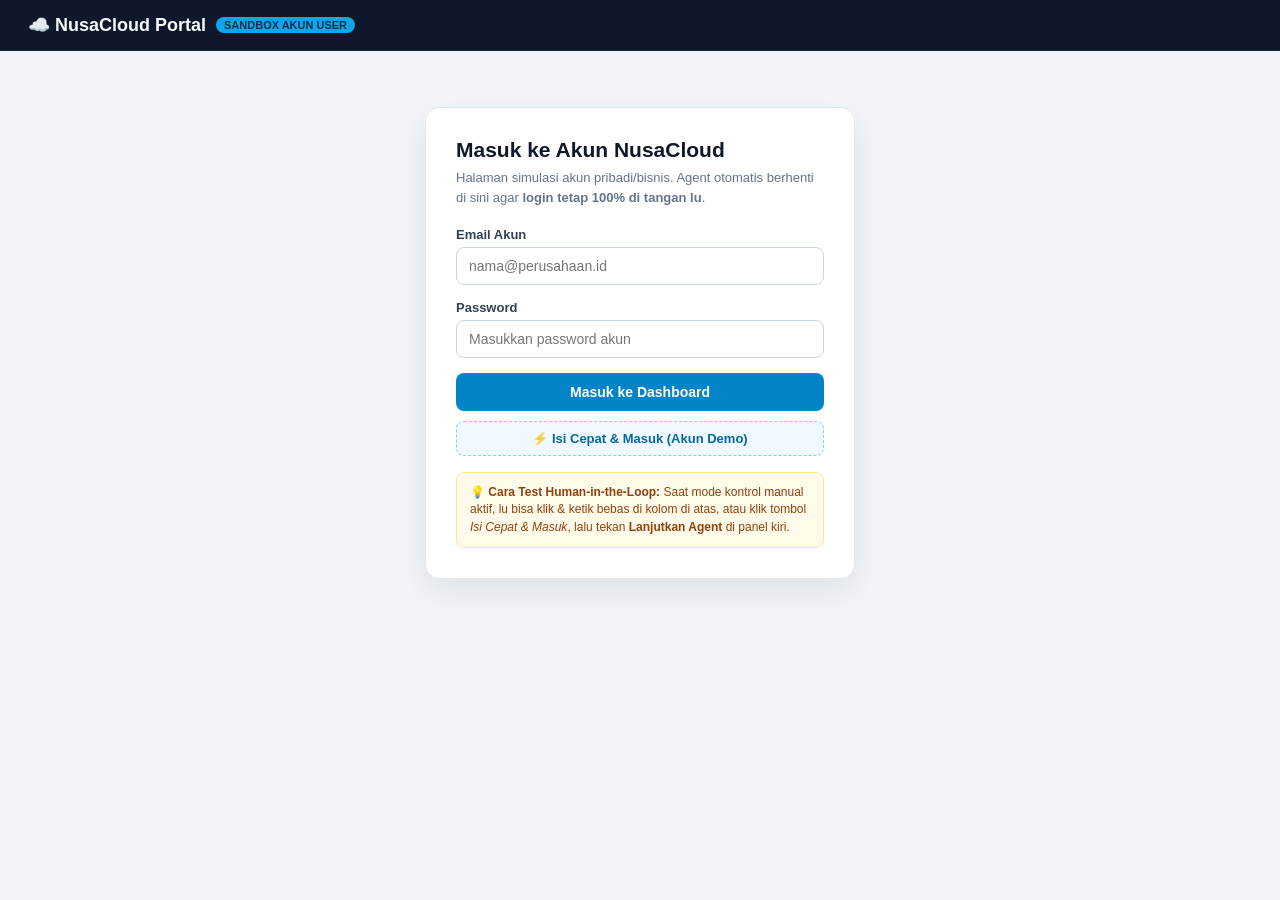
<file: static/demo_portal.html>
<!DOCTYPE html>
<html lang="id">
<head>
  <meta charset="UTF-8" />
  <meta name="viewport" content="width=device-width, initial-scale=1.0" />
  <title>NusaCloud — Portal Akun & Layanan</title>
  <style>
    * { box-sizing: border-box; margin: 0; padding: 0; font-family: -apple-system, BlinkMacSystemFont, "Segoe UI", Roboto, sans-serif; }
    body { background: #f1f5f9; color: #0f172a; min-height: 100vh; }
    .topbar {
      background: #0f172a; color: #f8fafc; padding: 14px 28px;
      display: flex; align-items: center; justify-content: space-between;
      border-bottom: 1px solid #1e293b;
    }
    .brand { display: flex; align-items: center; gap: 10px; font-weight: 700; font-size: 18px; }
    .brand-badge { background: #0ea5e9; color: #082f49; font-size: 11px; padding: 2px 8px; border-radius: 99px; font-weight: 700; }
    .user-pill { display: flex; align-items: center; gap: 12px; font-size: 13px; color: #cbd5e1; }
    .btn-logout {
      background: #1e293b; color: #f8fafc; border: 1px solid #334155;
      padding: 6px 12px; border-radius: 6px; cursor: pointer; font-size: 12px;
    }
    .btn-logout:hover { background: #334155; }

    /* Login Card */
    .login-wrap {
      max-width: 430px; margin: 56px auto; background: #ffffff;
      border-radius: 14px; padding: 30px; box-shadow: 0 12px 32px rgba(15, 23, 42, 0.08);
      border: 1px solid #e2e8f0;
    }
    .login-wrap h1 { font-size: 21px; margin-bottom: 6px; }
    .login-wrap p.sub { font-size: 13px; color: #64748b; margin-bottom: 20px; line-height: 1.5; }
    .field { margin-bottom: 15px; }
    .field label { display: block; font-size: 13px; font-weight: 600; color: #334155; margin-bottom: 5px; }
    .field input, .field select, .field textarea {
      width: 100%; padding: 10px 12px; border: 1px solid #cbd5e1; border-radius: 8px;
      font-size: 14px; color: #0f172a; background: #fff;
    }
    .field input:focus, .field select:focus, .field textarea:focus {
      outline: none; border-color: #0284c7; box-shadow: 0 0 0 3px rgba(2, 132, 199, 0.15);
    }
    .btn-primary {
      width: 100%; padding: 11px 16px; background: #0284c7; color: #fff;
      border: none; border-radius: 8px; font-size: 14px; font-weight: 600; cursor: pointer;
    }
    .btn-primary:hover { background: #0369a1; }
    .btn-quick {
      width: 100%; margin-top: 10px; padding: 9px 14px; background: #f0f9ff;
      color: #0369a1; border: 1px dashed #7dd3fc; border-radius: 8px;
      font-size: 13px; font-weight: 600; cursor: pointer;
    }
    .btn-quick:hover { background: #e0f2fe; }
    .hint-box {
      margin-top: 16px; padding: 11px 13px; background: #fffbeb; border: 1px solid #fde68a;
      border-radius: 8px; font-size: 12px; color: #92400e; line-height: 1.45;
    }

    /* Dashboard */
    .container { max-width: 1020px; margin: 24px auto; padding: 0 24px 40px; }
    .tabs { display: flex; gap: 8px; margin-bottom: 20px; border-bottom: 1px solid #cbd5e1; padding-bottom: 10px; }
    .tab-btn {
      padding: 9px 16px; border-radius: 8px; border: 1px solid transparent;
      background: transparent; color: #475569; font-weight: 600; font-size: 14px; cursor: pointer;
    }
    .tab-btn.active { background: #0f172a; color: #ffffff; }
    .tab-btn:hover:not(.active) { background: #e2e8f0; }

    .grid-3 { display: grid; grid-template-columns: repeat(3, 1fr); gap: 16px; margin-bottom: 20px; }
    .stat-card {
      background: #fff; padding: 18px 20px; border-radius: 12px;
      border: 1px solid #e2e8f0; box-shadow: 0 2px 6px rgba(15, 23, 42, 0.03);
    }
    .stat-label { font-size: 12px; color: #64748b; font-weight: 600; text-transform: uppercase; }
    .stat-val { font-size: 22px; font-weight: 700; margin-top: 6px; color: #0f172a; }

    .panel {
      background: #fff; border-radius: 12px; border: 1px solid #e2e8f0;
      padding: 24px; box-shadow: 0 2px 8px rgba(15, 23, 42, 0.04);
    }
    .panel h2 { font-size: 18px; margin-bottom: 6px; }
    .panel p.desc { font-size: 13px; color: #64748b; margin-bottom: 18px; }
    .form-grid { display: grid; grid-template-columns: 1fr 1fr; gap: 14px; }
    .full-col { grid-column: 1 / -1; }

    .checkout-bar {
      margin-top: 18px; padding: 16px 18px; background: #f8fafc;
      border: 1px solid #cbd5e1; border-radius: 10px;
      display: flex; align-items: center; justify-content: space-between;
    }
    .btn-pay {
      padding: 12px 22px; background: #059669; color: #fff; border: none;
      border-radius: 8px; font-size: 14px; font-weight: 700; cursor: pointer;
    }
    .btn-pay:hover { background: #047857; }
    .btn-danger {
      padding: 11px 18px; background: #dc2626; color: #fff; border: none;
      border-radius: 8px; font-size: 14px; font-weight: 700; cursor: pointer;
    }
    .btn-secondary {
      padding: 9px 15px; background: #f1f5f9; color: #0f172a; border: 1px solid #cbd5e1;
      border-radius: 8px; font-size: 13px; font-weight: 600; cursor: pointer;
    }
    table { width: 100%; border-collapse: collapse; margin-top: 12px; font-size: 13.5px; }
    th, td { text-align: left; padding: 10px 12px; border-bottom: 1px solid #e2e8f0; }
    th { color: #475569; font-weight: 600; background: #f8fafc; }
    .receipt-box {
      background: #ecfdf5; border: 1.5px solid #34d399; border-radius: 12px;
      padding: 22px; color: #064e3b;
    }
    .hidden { display: none !important; }
  </style>
</head>
<body>
  <header class="topbar">
    <div class="brand">
      <span>☁️ NusaCloud Portal</span>
      <span class="brand-badge">SANDBOX AKUN USER</span>
    </div>
    <div id="navUserArea" class="user-pill hidden">
      <span id="navUserEmail">rizky@contoh-usaha.id</span>
      <button class="btn-logout" onclick="doLogout()">Logout Akun</button>
    </div>
  </header>

  <!-- VIEW 1: LOGIN SCREEN -->
  <main id="loginView" class="login-wrap">
    <h1>Masuk ke Akun NusaCloud</h1>
    <p class="sub">Halaman simulasi akun pribadi/bisnis. Agent otomatis berhenti di sini agar <b>login tetap 100% di tangan lu</b>.</p>

    <form onsubmit="handleLogin(event)">
      <div class="field">
        <label for="loginEmail">Email Akun</label>
        <input id="loginEmail" name="email" type="email" placeholder="nama@perusahaan.id" required />
      </div>
      <div class="field">
        <label for="loginPassword">Password</label>
        <input id="loginPassword" name="password" type="password" placeholder="Masukkan password akun" required />
      </div>
      <button type="submit" class="btn-primary">Masuk ke Dashboard</button>
      <button type="button" class="btn-quick" onclick="quickDemoLogin()">⚡ Isi Cepat & Masuk (Akun Demo)</button>
    </form>

    <div class="hint-box">
      💡 <b>Cara Test Human-in-the-Loop:</b> Saat mode kontrol manual aktif, lu bisa klik & ketik bebas di kolom di atas, atau klik tombol <i>Isi Cepat & Masuk</i>, lalu tekan <b>Lanjutkan Agent</b> di panel kiri.
    </div>
  </main>

  <!-- VIEW 2: LOGGED-IN DASHBOARD -->
  <main id="appView" class="container hidden">
    <div class="tabs">
      <button id="tabBtnOverview" role="tab" class="tab-btn active" onclick="switchTab('overview')">📊 Ringkasan & File Tagihan</button>
      <button id="tabBtnOrder" role="tab" class="tab-btn" onclick="switchTab('order')">📝 Formulir Pengajuan Layanan</button>
      <button id="tabBtnSecurity" role="tab" class="tab-btn" onclick="switchTab('security')">🛡️ Pengaturan Keamanan</button>
    </div>

    <!-- TAB: OVERVIEW -->
    <section id="tabOverview">
      <div class="grid-3">
        <div class="stat-card">
          <div class="stat-label">Saldo Kredit Akun</div>
          <div class="stat-val">Rp 12.500.000</div>
        </div>
        <div class="stat-card">
          <div class="stat-label">Instance Cloud Aktif</div>
          <div class="stat-val">3 Server Aktif</div>
        </div>
        <div class="stat-card">
          <div class="stat-label">Status Keamanan</div>
          <div class="stat-val" style="color:#059669;">Terverifikasi</div>
        </div>
      </div>

      <div class="panel">
        <div style="display:flex;justify-content:space-between;align-items:center;margin-bottom:10px;">
          <div>
            <h2>Riwayat Tagihan & Pemakaian</h2>
            <p class="desc" style="margin-bottom:0;">Unduh laporan CSV untuk melihat bagaimana Cloud Browser menyimpan file ke Workspace.</p>
          </div>
          <button class="btn-secondary" onclick="downloadInvoiceCsv()">⬇️ Download Laporan (.CSV)</button>
        </div>
        <table>
          <thead>
            <tr><th>No. Invoice</th><th>Tanggal</th><th>Layanan</th><th>Nominal</th><th>Status</th></tr>
          </thead>
          <tbody>
            <tr><td>INV-2026-101</td><td>01 Nov 2026</td><td>Cloud Compute SGP-1</td><td>Rp 850.000</td><td>Lunas</td></tr>
            <tr><td>INV-2026-094</td><td>01 Okt 2026</td><td>Managed Postgres DB</td><td>Rp 620.000</td><td>Lunas</td></tr>
            <tr><td>INV-2026-088</td><td>01 Sep 2026</td><td>Object Storage 2TB</td><td>Rp 310.000</td><td>Lunas</td></tr>
          </tbody>
        </table>
      </div>
    </section>

    <!-- TAB: ORDER FORM & SENSITIVE CHECKOUT -->
    <section id="tabOrder" class="hidden">
      <div id="orderFormCard" class="panel">
        <h2>Formulir Pengajuan Layanan & Pembayaran</h2>
        <p class="desc">Agent dapat mengisi seluruh kolom ini otomatis dari file <code>profil_pengajuan.json</code>, namun wajib meminta izinmu sebelum tombol Bayar diklik.</p>

        <form onsubmit="submitSensitiveOrder(event)">
          <div class="form-grid">
            <div class="field">
              <label for="fNama">Nama Lengkap Penanggung Jawab</label>
              <input id="fNama" name="nama_lengkap" type="text" placeholder="Contoh: Rizky Pratama" required />
            </div>
            <div class="field">
              <label for="fPerusahaan">Nama Perusahaan / Tim</label>
              <input id="fPerusahaan" name="perusahaan" type="text" placeholder="Contoh: PT Kreasi Digital" required />
            </div>
            <div class="field">
              <label for="fTelepon">Nomor Telepon / WhatsApp</label>
              <input id="fTelepon" name="telepon" type="text" placeholder="0812-xxxx-xxxx" required />
            </div>
            <div class="field">
              <label for="fPaket">Pilih Paket Layanan</label>
              <select id="fPaket" name="paket_layanan">
                <option value="Cloud Starter - Bulanan">Cloud Starter - Rp 350.000/bln</option>
                <option value="Cloud GPU Pro - Bulanan">Cloud GPU Pro - Bulanan (Rp 1.450.000)</option>
                <option value="Enterprise Cluster - Tahunan">Enterprise Cluster - Rp 9.800.000/thn</option>
              </select>
            </div>
            <div class="field full-col">
              <label for="fAlamat">Alamat Penagihan / Pengiriman</label>
              <input id="fAlamat" name="alamat" type="text" placeholder="Alamat lengkap kantor" required />
            </div>
            <div class="field full-col">
              <label for="fCatatan">Catatan Tambahan</label>
              <textarea id="fCatatan" name="catatan" rows="2" placeholder="Instruksi khusus penagihan..."></textarea>
            </div>
          </div>

          <div class="checkout-bar">
            <div>
              <div style="font-size:12px;color:#64748b;">Total Debet Saldo Akun (Tindakan Sensitif)</div>
              <div style="font-size:20px;font-weight:800;color:#0f172a;">Rp 1.450.000</div>
            </div>
            <button type="submit" id="btnConfirmPay" data-sensitive="true" class="btn-pay">
              Konfirmasi & Bayar Pesanan
            </button>
          </div>
        </form>
      </div>

      <div id="orderReceiptCard" class="receipt-box hidden">
        <h2 style="margin-bottom:8px;">✅ TRANSAKSI BERHASIL DIPROSES</h2>
        <p style="margin-bottom:14px;font-size:14px;">Pesanan layanan cloud telah aktif setelah mendapat persetujuan pemilik akun.</p>
        <div id="receiptDetails" style="font-family:monospace;font-size:13px;line-height:1.7;background:#fff;padding:14px;border-radius:8px;border:1px solid #a7f3d0;"></div>
        <button type="button" class="btn-secondary" style="margin-top:14px;" onclick="resetOrderForm()">Buat Pengajuan Baru</button>
      </div>
    </section>

    <!-- TAB: SECURITY & DESTRUCTIVE ACTION -->
    <section id="tabSecurity" class="hidden">
      <div class="panel">
        <h2>Pengaturan Keamanan & Zona Sensitif</h2>
        <p class="desc">Seluruh tombol pada halaman ini dilindungi oleh Guardrail Persetujuan User.</p>
        <div style="padding:16px;border:1px solid #fecaca;background:#fef2f2;border-radius:10px;display:flex;justify-content:space-between;align-items:center;">
          <div>
            <div style="font-weight:700;color:#991b1b;">Zona Berbahaya: Hapus Akun & Server</div>
            <div style="font-size:13px;color:#b91c1c;margin-top:3px;">Tindakan ini bersifat permanen dan tidak boleh dijalankan AI tanpa persetujuan eksplisitmu.</div>
          </div>
          <button type="button" data-sensitive="true" class="btn-danger" onclick="handleDeleteAccount()">
            Hapus Akun Permanen
          </button>
        </div>
        <div id="securityNotice" class="hint-box hidden" style="margin-top:16px;"></div>
      </div>
    </section>
  </main>

  <script>
    function renderAuthState() {
      const user = localStorage.getItem('nusacloud_user');
      const loginView = document.getElementById('loginView');
      const appView = document.getElementById('appView');
      const navUserArea = document.getElementById('navUserArea');
      if (user) {
        loginView.classList.add('hidden');
        appView.classList.remove('hidden');
        navUserArea.classList.remove('hidden');
        document.getElementById('navUserEmail').textContent = user;
      } else {
        loginView.classList.remove('hidden');
        appView.classList.add('hidden');
        navUserArea.classList.add('hidden');
      }
    }

    function handleLogin(e) {
      e.preventDefault();
      const email = document.getElementById('loginEmail').value.trim() || 'rizky.pratama@contoh-usaha.id';
      localStorage.setItem('nusacloud_user', email);
      renderAuthState();
    }

    function quickDemoLogin() {
      document.getElementById('loginEmail').value = 'rizky.pratama@contoh-usaha.id';
      document.getElementById('loginPassword').value = 'demo-aman-12345';
      setTimeout(() => {
        localStorage.setItem('nusacloud_user', 'rizky.pratama@contoh-usaha.id');
        renderAuthState();
      }, 180);
    }

    function doLogout() {
      localStorage.removeItem('nusacloud_user');
      renderAuthState();
    }

    function switchTab(tab) {
      document.getElementById('tabOverview').classList.toggle('hidden', tab !== 'overview');
      document.getElementById('tabOrder').classList.toggle('hidden', tab !== 'order');
      document.getElementById('tabSecurity').classList.toggle('hidden', tab !== 'security');
      document.getElementById('tabBtnOverview').classList.toggle('active', tab === 'overview');
      document.getElementById('tabBtnOrder').classList.toggle('active', tab === 'order');
      document.getElementById('tabBtnSecurity').classList.toggle('active', tab === 'security');
    }

    function submitSensitiveOrder(e) {
      e.preventDefault();
      const nama = document.getElementById('fNama').value;
      const pt = document.getElementById('fPerusahaan').value;
      const telp = document.getElementById('fTelepon').value;
      const paket = document.getElementById('fPaket').value;
      const alamat = document.getElementById('fAlamat').value;
      const catatan = document.getElementById('fCatatan').value;

      document.getElementById('receiptDetails').innerText =
        `Nomor Invoice  : INV-NUSA-2026-8841\n` +
        `Pemohon        : ${nama} (${pt})\n` +
        `Kontak         : ${telp}\n` +
        `Paket Aktif    : ${paket}\n` +
        `Alamat Tagihan : ${alamat}\n` +
        `Catatan        : ${catatan || '-'}\n` +
        `Total Dibayar  : Rp 1.450.000 (LUNAS)`;

      document.getElementById('orderFormCard').classList.add('hidden');
      document.getElementById('orderReceiptCard').classList.remove('hidden');
    }

    function resetOrderForm() {
      document.getElementById('orderFormCard').classList.remove('hidden');
      document.getElementById('orderReceiptCard').classList.add('hidden');
    }

    function handleDeleteAccount() {
      const box = document.getElementById('securityNotice');
      box.classList.remove('hidden');
      box.innerHTML = '⚠️ <b>Simulasi Selesai:</b> Permintaan penghapusan akun dicatat setelah mendapat konfirmasi langsung dari pemilik akun.';
    }

    function downloadInvoiceCsv() {
      const csv = [
        'invoice_id,tanggal,layanan,nominal_idr,status',
        'INV-2026-101,2026-11-01,Cloud Compute SGP-1,850000,Lunas',
        'INV-2026-094,2026-10-01,Managed Postgres DB,620000,Lunas',
        'INV-2026-088,2026-09-01,Object Storage 2TB,310000,Lunas'
      ].join('\n');
      const blob = new Blob([csv], { type: 'text/csv;charset=utf-8;' });
      const url = URL.createObjectURL(blob);
      const a = document.createElement('a');
      a.href = url;
      a.download = 'riwayat_tagihan_nusacloud.csv';
      document.body.appendChild(a);
      a.click();
      a.remove();
      URL.revokeObjectURL(url);
    }

    renderAuthState();
  </script>
</body>
</html>
</file>
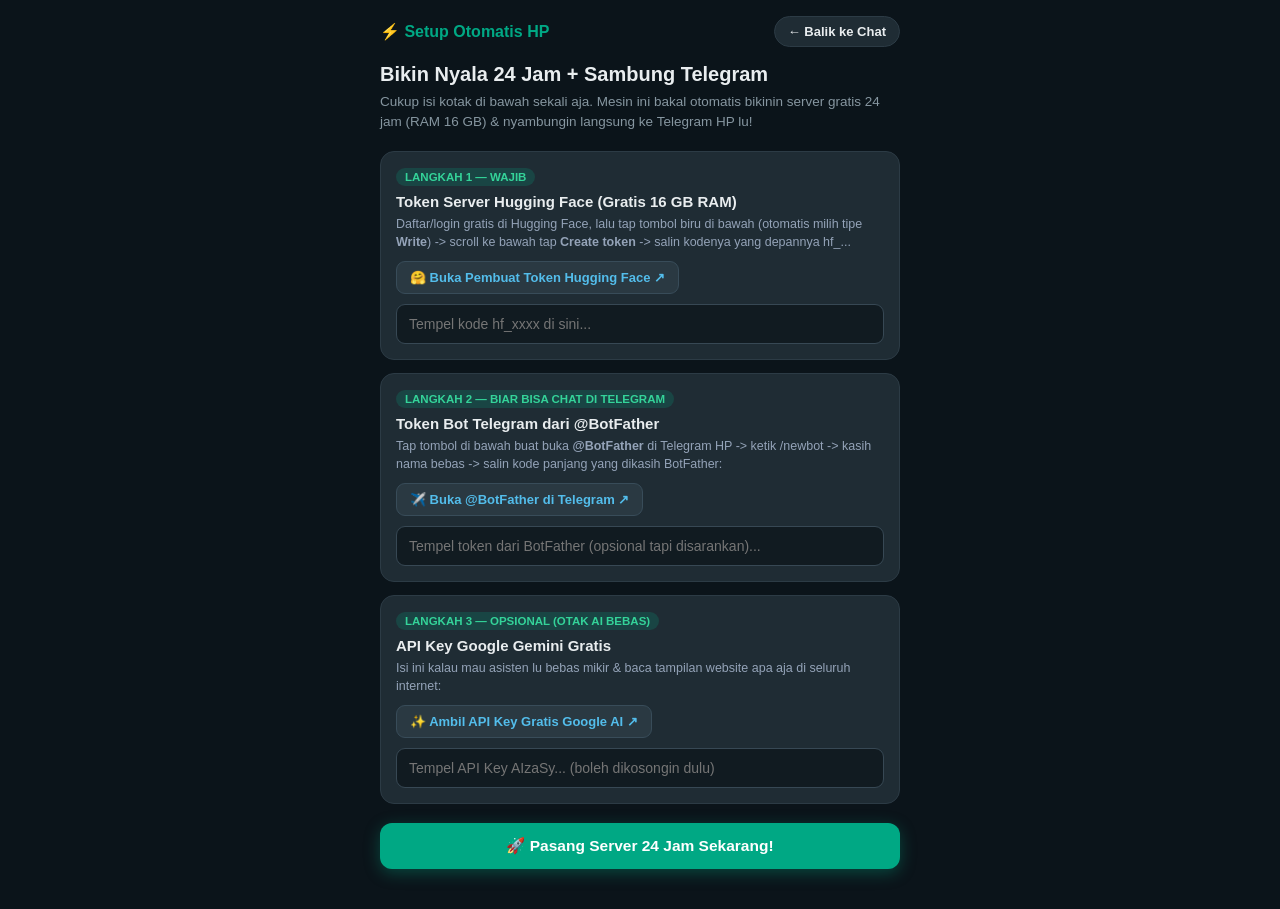
<file: static/setup.html>
<!DOCTYPE html>
<html lang="id">
<head>
  <meta charset="UTF-8" />
  <meta name="viewport" content="width=device-width, initial-scale=1.0, maximum-scale=1.0" />
  <title>Pasang Server 24 Jam + Bot Telegram</title>
  <style>
    * { box-sizing: border-box; margin: 0; padding: 0; font-family: -apple-system, BlinkMacSystemFont, "Segoe UI", Roboto, sans-serif; }
    body { background: #0b141a; color: #e9edef; min-height: 100dvh; padding: 16px 14px 40px; }
    .wrap { max-width: 520px; margin: 0 auto; }
    .top { display: flex; align-items: center; justify-content: space-between; margin-bottom: 16px; }
    .back-link {
      text-decoration: none; color: #e9edef; background: #1f2c34; padding: 7px 13px;
      border-radius: 99px; font-size: 13px; font-weight: 600; border: 1px solid #2c3b45;
    }
    h1 { font-size: 20px; margin-bottom: 6px; }
    p.lead { font-size: 13.5px; color: #8696a0; line-height: 1.5; margin-bottom: 18px; }

    .step-box {
      background: #1f2c34; border: 1px solid #2c3b45; border-radius: 14px;
      padding: 15px; margin-bottom: 13px;
    }
    .step-badge {
      display: inline-block; background: rgba(0, 168, 132, 0.2); color: #34d399;
      font-size: 11.5px; font-weight: 700; padding: 3px 9px; border-radius: 99px; margin-bottom: 7px;
    }
    .step-box h3 { font-size: 15px; margin-bottom: 5px; }
    .step-box p { font-size: 12.5px; color: #94a3b8; line-height: 1.45; margin-bottom: 10px; }

    .ext-btn {
      display: inline-flex; align-items: center; gap: 6px; text-decoration: none;
      background: #2a3942; color: #53bdeb; border: 1px solid #384c59;
      padding: 8px 13px; border-radius: 9px; font-size: 13px; font-weight: 600; margin-bottom: 10px;
    }
    input {
      width: 100%; background: #111b21; border: 1px solid #374854; color: #fff;
      padding: 11px 12px; border-radius: 9px; font-size: 14px;
    }
    input:focus { outline: none; border-color: #00a884; }

    .launch-btn {
      width: 100%; border: none; border-radius: 12px; padding: 14px 16px;
      background: #00a884; color: #fff; font-size: 15.5px; font-weight: 800;
      cursor: pointer; margin-top: 6px; box-shadow: 0 4px 16px rgba(0, 168, 132, 0.35);
    }
    .launch-btn:disabled { opacity: 0.6; }

    .error-box {
      margin-top: 12px; padding: 12px; border-radius: 10px;
      background: rgba(239, 68, 68, 0.15); border: 1px solid rgba(239, 68, 68, 0.45);
      color: #fca5a5; font-size: 13px; line-height: 1.45;
    }
    .done-box {
      margin-top: 16px; padding: 18px; border-radius: 14px;
      background: #112621; border: 1.5px solid #00a884; text-align: center;
    }
    .done-link {
      display: block; width: 100%; text-decoration: none; padding: 12px;
      border-radius: 10px; font-weight: 700; font-size: 14.5px; margin-top: 9px;
    }
    .hidden { display: none !important; }
  </style>
</head>
<body>
  <div class="wrap">
    <div class="top">
      <span style="font-weight:700;color:#00a884;">⚡ Setup Otomatis HP</span>
      <a href="./" class="back-link">← Balik ke Chat</a>
    </div>

    <h1>Bikin Nyala 24 Jam + Sambung Telegram</h1>
    <p class="lead">
      Cukup isi kotak di bawah sekali aja. Mesin ini bakal otomatis bikinin server gratis 24 jam (RAM 16 GB) & nyambungin langsung ke Telegram HP lu!
    </p>

    <div id="setupFormArea">
      <!-- LANGKAH 1 -->
      <div class="step-box">
        <span class="step-badge">LANGKAH 1 — WAJIB</span>
        <h3>Token Server Hugging Face (Gratis 16 GB RAM)</h3>
        <p>
          Daftar/login gratis di Hugging Face, lalu tap tombol biru di bawah (otomatis milih tipe <b>Write</b>) -> scroll ke bawah tap <b>Create token</b> -> salin kodenya yang depannya <code>hf_...</code>
        </p>
        <a class="ext-btn" href="https://huggingface.co/settings/tokens/new?tokenType=write&tokenName=asisten-browser" target="_blank" rel="noopener">
          🤗 Buka Pembuat Token Hugging Face ↗
        </a>
        <input id="hfToken" type="password" placeholder="Tempel kode hf_xxxx di sini..." />
      </div>

      <!-- LANGKAH 2 -->
      <div class="step-box">
        <span class="step-badge">LANGKAH 2 — BIAR BISA CHAT DI TELEGRAM</span>
        <h3>Token Bot Telegram dari @BotFather</h3>
        <p>
          Tap tombol di bawah buat buka <b>@BotFather</b> di Telegram HP -> ketik <code>/newbot</code> -> kasih nama bebas -> salin kode panjang yang dikasih BotFather:
        </p>
        <a class="ext-btn" href="https://t.me/BotFather" target="_blank" rel="noopener">
          ✈️ Buka @BotFather di Telegram ↗
        </a>
        <input id="tgToken" type="password" placeholder="Tempel token dari BotFather (opsional tapi disarankan)..." />
      </div>

      <!-- LANGKAH 3 -->
      <div class="step-box">
        <span class="step-badge">LANGKAH 3 — OPSIONAL (OTAK AI BEBAS)</span>
        <h3>API Key Google Gemini Gratis</h3>
        <p>
          Isi ini kalau mau asisten lu bebas mikir & baca tampilan website apa aja di seluruh internet:
        </p>
        <a class="ext-btn" href="https://aistudio.google.com/apikey" target="_blank" rel="noopener">
          ✨ Ambil API Key Gratis Google AI ↗
        </a>
        <input id="geminiKey" type="password" placeholder="Tempel API Key AIzaSy... (boleh dikosongin dulu)" />
      </div>

      <button id="deployBtn" class="launch-btn" onclick="runAutoDeploy()">
        🚀 Pasang Server 24 Jam Sekarang!
      </button>

      <div id="errBox" class="error-box hidden"></div>
    </div>

    <!-- HASIL BERHASIL -->
    <div id="doneBox" class="done-box hidden">
      <div style="font-size:38px;margin-bottom:6px;">🎉</div>
      <h2 style="font-size:18px;color:#34d399;margin-bottom:8px;">Beres! Server 24 Jam Lu Lagi Dinyalain!</h2>
      <p style="font-size:13px;color:#cbd5e1;line-height:1.5;margin-bottom:12px;">
        Tunggu sekitar <b>2–3 menit pertama kali</b> buat Hugging Face ngerakit browser Chromium lu. Habis itu link & bot Telegram di bawah ini hidup 24 jam punya lu sendiri (nggak perlu buka Arena lagi!):
      </p>

      <a id="doneTgLink" href="#" target="_blank" rel="noopener" class="done-link" style="background:#0088cc;color:#fff;">
        ✈️ Buka Bot Telegram Gua Sekarang
      </a>
      <a id="doneAppLink" href="#" target="_blank" rel="noopener" class="done-link" style="background:#00a884;color:#fff;">
        🌐 Buka Link Web Tetap 24 Jam Gua
      </a>
      <a id="doneSpaceLink" href="#" target="_blank" rel="noopener" class="done-link" style="background:#2a3942;color:#e9edef;">
        📊 Cek Status Mesin (Tunggu sampai tulisan "Running")
      </a>
    </div>
  </div>

  <script>
    async function runAutoDeploy() {
      const hf_token = document.getElementById('hfToken').value.trim();
      const telegram_token = document.getElementById('tgToken').value.trim();
      const gemini_key = document.getElementById('geminiKey').value.trim();
      const errBox = document.getElementById('errBox');
      const btn = document.getElementById('deployBtn');

      errBox.classList.add('hidden');
      if (!hf_token) {
        errBox.textContent = 'Isi dulu Token Hugging Face (hf_...) di Langkah 1 ya bro!';
        errBox.classList.remove('hidden');
        return;
      }

      btn.disabled = true;
      btn.textContent = '⏳ Lagi Bikin Server & Upload Kode (10 detik)...';

      try {
        const res = await fetch('./api/deploy/hf', {
          method: 'POST',
          headers: { 'Content-Type': 'application/json' },
          body: JSON.stringify({ hf_token, telegram_token, gemini_key }),
        });
        const data = await res.json();
        if (!res.ok) {
          errBox.textContent = '❌ ' + (data.detail || 'Gagal memasang server.');
          errBox.classList.remove('hidden');
          return;
        }

        document.getElementById('setupFormArea').classList.add('hidden');
        document.getElementById('doneBox').classList.remove('hidden');

        document.getElementById('doneAppLink').href = data.app_url;
        document.getElementById('doneSpaceLink').href = data.space_url;

        const tgBtn = document.getElementById('doneTgLink');
        if (data.telegram_url) {
          tgBtn.href = data.telegram_url;
          tgBtn.textContent = '✈️ Chat ke @' + data.bot_username + ' di Telegram';
        } else {
          tgBtn.classList.add('hidden');
        }
      } catch (e) {
        errBox.textContent = '❌ Koneksi terputus: ' + e;
        errBox.classList.remove('hidden');
      } finally {
        btn.disabled = false;
        btn.textContent = '🚀 Pasang Server 24 Jam Sekarang!';
      }
    }
  </script>
</body>
</html>
</file>
